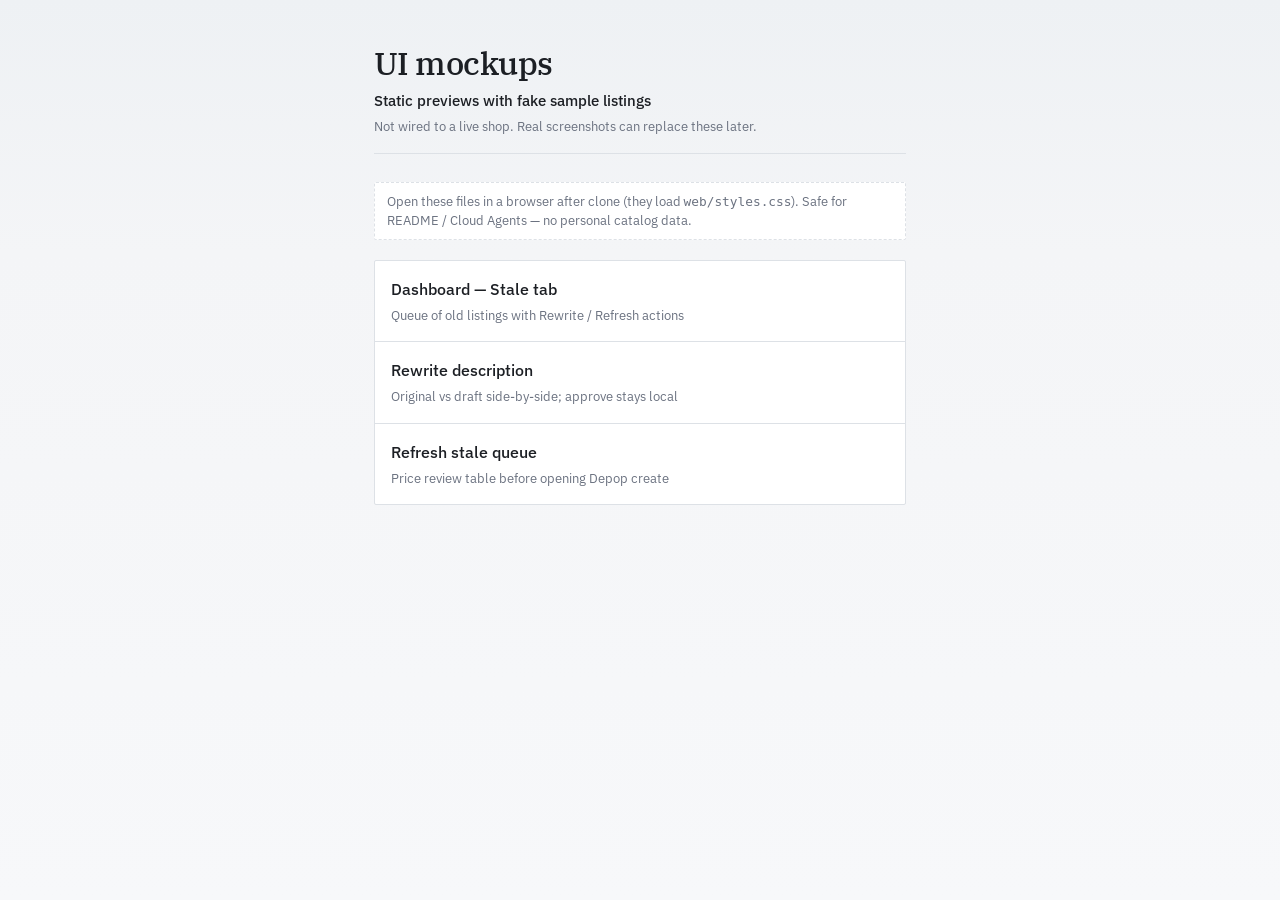
<file: docs/mockups/index.html>
<!DOCTYPE html>
<html lang="en">
<head>
  <meta charset="utf-8" />
  <meta name="viewport" content="width=device-width, initial-scale=1" />
  <title>UI mockups — Depop Store Manager</title>
  <link rel="preconnect" href="https://fonts.googleapis.com" />
  <link rel="preconnect" href="https://fonts.gstatic.com" crossorigin />
  <link href="https://fonts.googleapis.com/css2?family=IBM+Plex+Sans:wght@400;500;600&family=IBM+Plex+Serif:wght@500&display=swap" rel="stylesheet" />
  <link rel="stylesheet" href="../../web/styles.css" />
  <style>
    .mock-banner {
      margin: 0 0 1.25rem;
      padding: 0.55rem 0.75rem;
      font-size: 0.8rem;
      color: var(--muted);
      background: var(--surface);
      border: 1px dashed var(--line);
      border-radius: 2px;
    }
    .mock-nav {
      list-style: none;
      margin: 0;
      padding: 0;
      background: var(--surface);
      border: 1px solid var(--line);
      border-radius: 2px;
    }
    .mock-nav li {
      border-bottom: 1px solid var(--line);
    }
    .mock-nav li:last-child {
      border-bottom: none;
    }
    .mock-nav a {
      display: block;
      padding: 1rem 1.05rem;
      color: var(--ink);
      text-decoration: none;
      font-weight: 500;
    }
    .mock-nav a:hover {
      background: #f7f8fa;
    }
    .mock-nav span {
      display: block;
      margin-top: 0.25rem;
      font-size: 0.84rem;
      font-weight: 400;
      color: var(--muted);
    }
  </style>
</head>
<body>
  <main>
    <header class="page-header">
      <h1 class="brand">UI mockups</h1>
      <p class="subtitle">Static previews with fake sample listings</p>
      <p class="meta">Not wired to a live shop. Real screenshots can replace these later.</p>
    </header>
    <p class="mock-banner">Open these files in a browser after clone (they load <code>web/styles.css</code>). Safe for README / Cloud Agents — no personal catalog data.</p>
    <ul class="mock-nav">
      <li>
        <a href="dashboard-stale.html">Dashboard — Stale tab
          <span>Queue of old listings with Rewrite / Refresh actions</span>
        </a>
      </li>
      <li>
        <a href="rewrite.html">Rewrite description
          <span>Original vs draft side-by-side; approve stays local</span>
        </a>
      </li>
      <li>
        <a href="refresh.html">Refresh stale queue
          <span>Price review table before opening Depop create</span>
        </a>
      </li>
    </ul>
  </main>
</body>
</html>
</file>
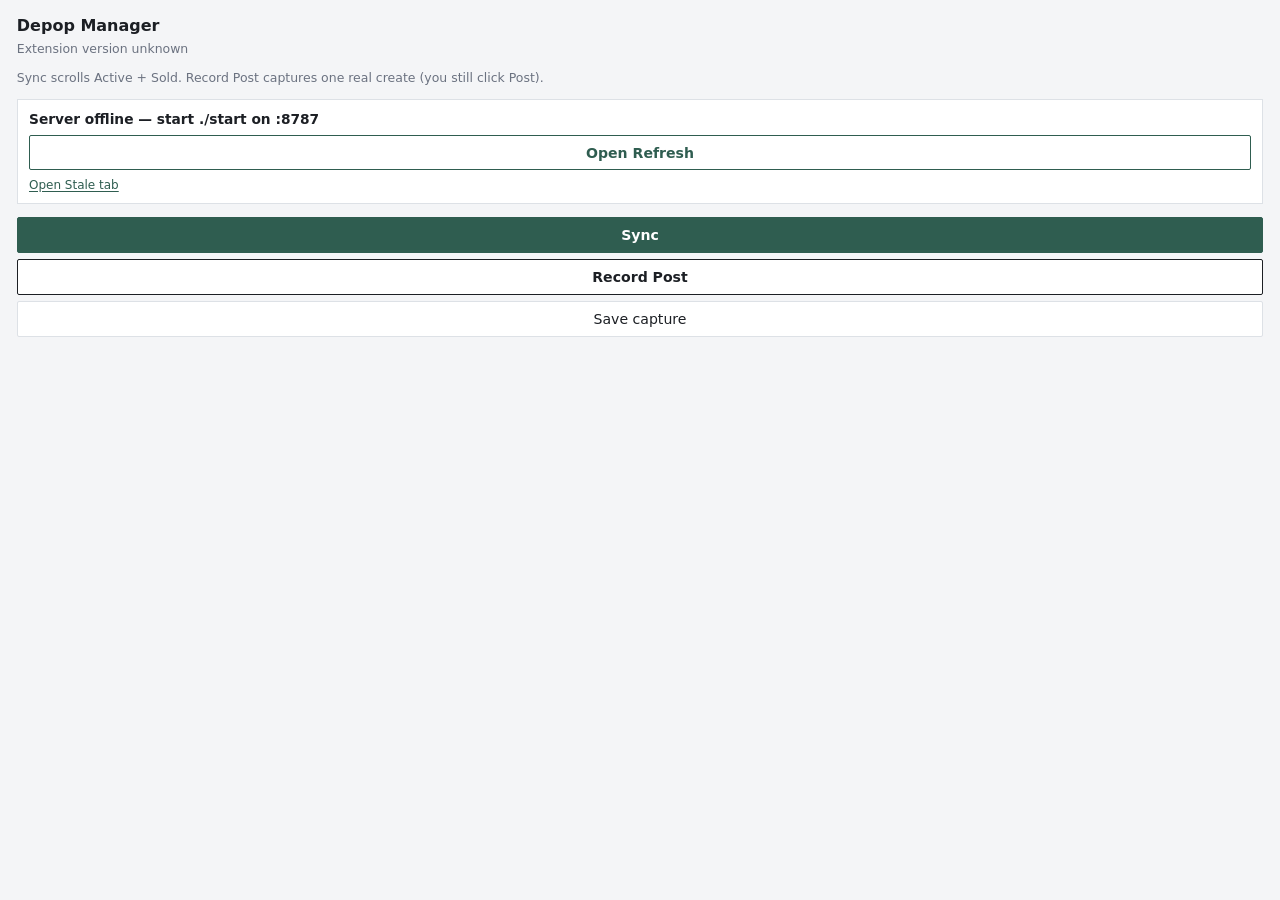
<file: extension/popup.html>
<!DOCTYPE html>
<html lang="en">
<head>
  <meta charset="utf-8" />
  <meta name="viewport" content="width=device-width, initial-scale=1" />
  <title>Depop Manager Sync</title>
  <link rel="stylesheet" href="popup.css" />
</head>
<body>
  <h1>Depop Manager</h1>
  <p id="version" class="hint">Loading…</p>
  <p class="hint">Sync scrolls Active + Sold. Record Post captures one real create (you still click Post).</p>

  <section class="stale-panel" aria-live="polite">
    <p id="stale-summary" class="stale-summary">Checking stale…</p>
    <button type="button" id="open-refresh" class="refresh">Open Refresh</button>
    <p class="stale-links">
      <a id="open-stale" href="http://127.0.0.1:8787/?tab=stale">Open Stale tab</a>
    </p>
  </section>

  <button type="button" id="sync" class="sync">Sync</button>
  <button type="button" id="record" class="record">Record Post</button>
  <button type="button" id="save-record" class="record-save">Save capture</button>
  <p id="status" class="status" role="status"></p>
  <script src="popup.js"></script>
</body>
</html>
</file>
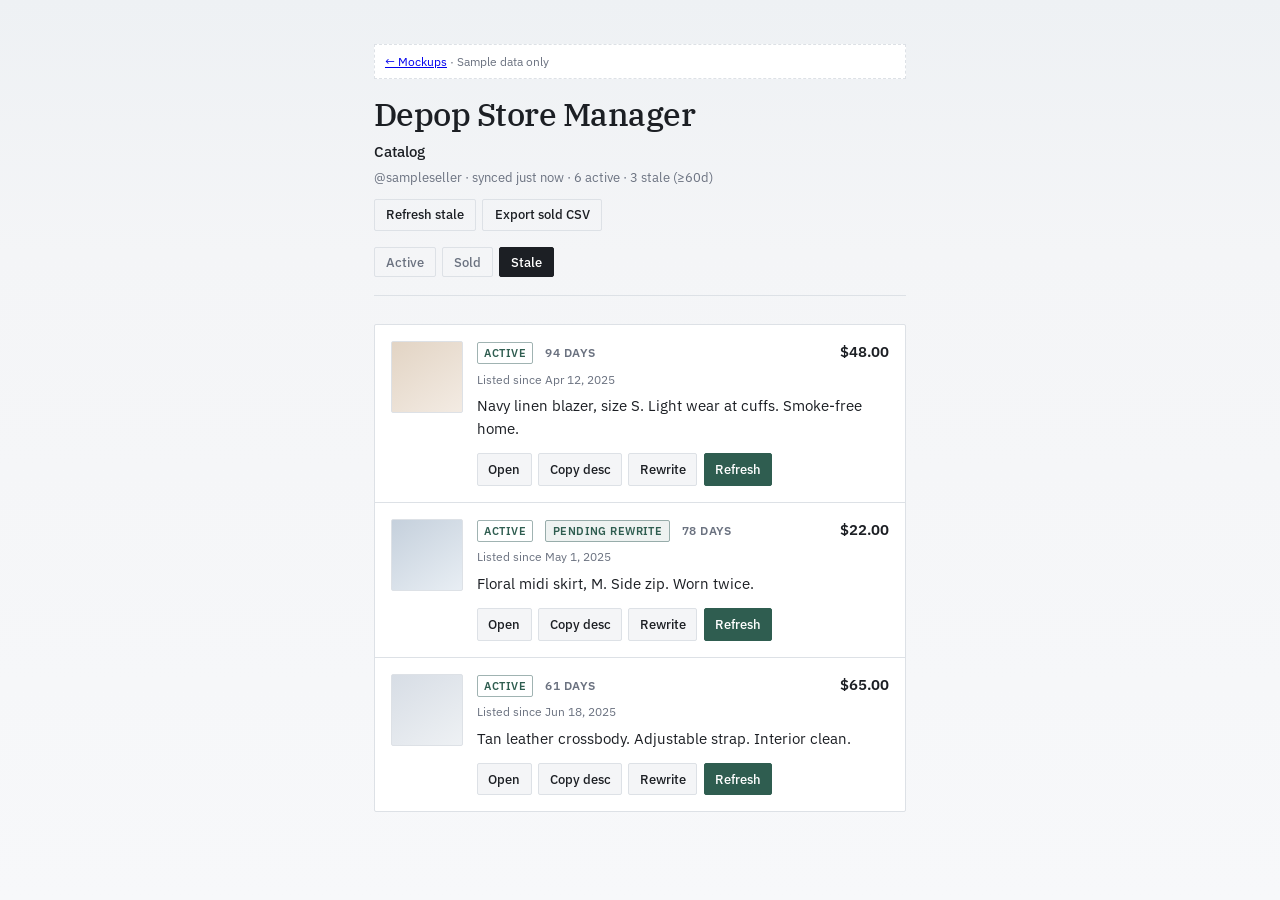
<file: docs/mockups/dashboard-stale.html>
<!DOCTYPE html>
<html lang="en">
<head>
  <meta charset="utf-8" />
  <meta name="viewport" content="width=device-width, initial-scale=1" />
  <title>Mockup — Stale dashboard</title>
  <link rel="preconnect" href="https://fonts.googleapis.com" />
  <link rel="preconnect" href="https://fonts.gstatic.com" crossorigin />
  <link href="https://fonts.googleapis.com/css2?family=IBM+Plex+Sans:wght@400;500;600&family=IBM+Plex+Serif:wght@500&display=swap" rel="stylesheet" />
  <link rel="stylesheet" href="../../web/styles.css" />
  <style>
    .mock-banner {
      margin: 0 0 1rem;
      padding: 0.45rem 0.65rem;
      font-size: 0.78rem;
      color: var(--muted);
      background: var(--surface);
      border: 1px dashed var(--line);
    }
    .thumb-ph {
      width: 4.5rem;
      height: 4.5rem;
      border-radius: 2px;
      border: 1px solid var(--line);
      background: linear-gradient(145deg, #d7dde5, #eef1f4);
    }
    .thumb-ph.warm { background: linear-gradient(145deg, #e2d4c4, #f3ebe3); }
    .thumb-ph.cool { background: linear-gradient(145deg, #c5d0dc, #e8eef4); }
  </style>
</head>
<body>
  <main>
    <p class="mock-banner"><a href="index.html">← Mockups</a> · Sample data only</p>
    <header class="page-header">
      <h1 class="brand">Depop Store Manager</h1>
      <p class="subtitle">Catalog</p>
      <p class="meta">@sampleseller · synced just now · 6 active · 3 stale (≥60d)</p>
      <div class="header-actions">
        <a class="export-btn" href="refresh.html">Refresh stale</a>
        <span class="export-btn" aria-disabled="true">Export sold CSV</span>
      </div>
      <div class="tabs" role="tablist" aria-label="Catalog filter">
        <button type="button" class="tab" role="tab" aria-selected="false">Active</button>
        <button type="button" class="tab" role="tab" aria-selected="false">Sold</button>
        <button type="button" class="tab" role="tab" aria-selected="true">Stale</button>
      </div>
    </header>
    <ul class="queue">
      <li class="row has-thumb">
        <div class="thumb-ph warm" aria-hidden="true"></div>
        <div class="row-body">
          <div class="row-top">
            <span class="badge" data-status="active">active</span>
            <span class="age">94 days</span>
            <span class="price">$48.00</span>
          </div>
          <p class="listed-since">Listed since Apr 12, 2025</p>
          <p class="desc">Navy linen blazer, size S. Light wear at cuffs. Smoke-free home.</p>
          <div class="actions">
            <button type="button">Open</button>
            <button type="button">Copy desc</button>
            <button type="button">Rewrite</button>
            <a class="primary" href="refresh.html">Refresh</a>
          </div>
        </div>
      </li>
      <li class="row has-thumb">
        <div class="thumb-ph cool" aria-hidden="true"></div>
        <div class="row-body">
          <div class="row-top">
            <span class="badge" data-status="active">active</span>
            <span class="badge pending">pending rewrite</span>
            <span class="age">78 days</span>
            <span class="price">$22.00</span>
          </div>
          <p class="listed-since">Listed since May 1, 2025</p>
          <p class="desc">Floral midi skirt, M. Side zip. Worn twice.</p>
          <div class="actions">
            <button type="button">Open</button>
            <button type="button">Copy desc</button>
            <a href="rewrite.html">Rewrite</a>
            <a class="primary" href="refresh.html">Refresh</a>
          </div>
        </div>
      </li>
      <li class="row has-thumb">
        <div class="thumb-ph" aria-hidden="true"></div>
        <div class="row-body">
          <div class="row-top">
            <span class="badge" data-status="active">active</span>
            <span class="age">61 days</span>
            <span class="price">$65.00</span>
          </div>
          <p class="listed-since">Listed since Jun 18, 2025</p>
          <p class="desc">Tan leather crossbody. Adjustable strap. Interior clean.</p>
          <div class="actions">
            <button type="button">Open</button>
            <button type="button">Copy desc</button>
            <button type="button">Rewrite</button>
            <a class="primary" href="refresh.html">Refresh</a>
          </div>
        </div>
      </li>
    </ul>
  </main>
</body>
</html>
</file>
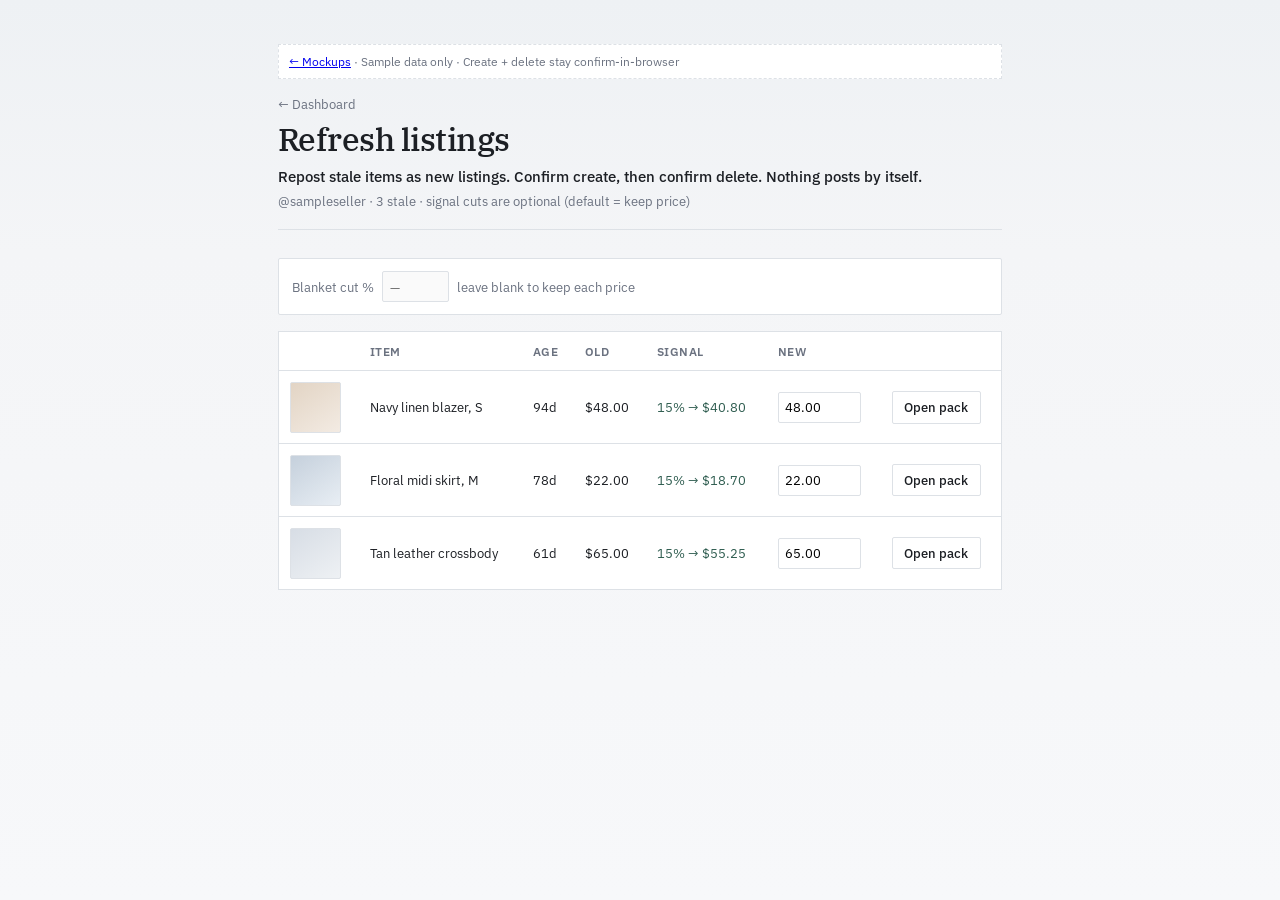
<file: docs/mockups/refresh.html>
<!DOCTYPE html>
<html lang="en">
<head>
  <meta charset="utf-8" />
  <meta name="viewport" content="width=device-width, initial-scale=1" />
  <title>Mockup — Refresh stale</title>
  <link rel="preconnect" href="https://fonts.googleapis.com" />
  <link rel="preconnect" href="https://fonts.gstatic.com" crossorigin />
  <link href="https://fonts.googleapis.com/css2?family=IBM+Plex+Sans:wght@400;500;600&family=IBM+Plex+Serif:wght@500&display=swap" rel="stylesheet" />
  <link rel="stylesheet" href="../../web/styles.css" />
  <link rel="stylesheet" href="../../web/refresh.css" />
  <style>
    .mock-banner {
      margin: 0 0 1rem;
      padding: 0.45rem 0.65rem;
      font-size: 0.78rem;
      color: var(--muted);
      background: var(--surface);
      border: 1px dashed var(--line);
    }
    .thumb-ph {
      width: 3.2rem;
      height: 3.2rem;
      border-radius: 2px;
      border: 1px solid var(--line);
      background: linear-gradient(145deg, #d7dde5, #eef1f4);
      display: inline-block;
      vertical-align: middle;
    }
    .thumb-ph.warm { background: linear-gradient(145deg, #e2d4c4, #f3ebe3); }
    .thumb-ph.cool { background: linear-gradient(145deg, #c5d0dc, #e8eef4); }
  </style>
</head>
<body>
  <main class="refresh-page">
    <p class="mock-banner"><a href="index.html">← Mockups</a> · Sample data only · Create + delete stay confirm-in-browser</p>
    <header class="page-header">
      <p class="eyebrow"><a href="dashboard-stale.html">← Dashboard</a></p>
      <h1 class="brand">Refresh listings</h1>
      <p class="subtitle">Repost stale items as new listings. Confirm create, then confirm delete. Nothing posts by itself.</p>
      <p class="meta">@sampleseller · 3 stale · signal cuts are optional (default = keep price)</p>
    </header>

    <div class="blanket">
      <label for="blanket-pct">Blanket cut %</label>
      <input id="blanket-pct" type="text" value="" placeholder="—" disabled />
      <span class="keep">leave blank to keep each price</span>
    </div>

    <table class="price-table">
      <thead>
        <tr>
          <th></th>
          <th>Item</th>
          <th>Age</th>
          <th>Old</th>
          <th>Signal</th>
          <th>New</th>
          <th></th>
        </tr>
      </thead>
      <tbody>
        <tr>
          <td><span class="thumb-ph warm" aria-hidden="true"></span></td>
          <td>Navy linen blazer, S</td>
          <td>94d</td>
          <td>$48.00</td>
          <td class="cut">15% → $40.80</td>
          <td><input type="text" value="48.00" readonly /></td>
          <td><a class="export-btn" href="#">Open pack</a></td>
        </tr>
        <tr>
          <td><span class="thumb-ph cool" aria-hidden="true"></span></td>
          <td>Floral midi skirt, M</td>
          <td>78d</td>
          <td>$22.00</td>
          <td class="cut">15% → $18.70</td>
          <td><input type="text" value="22.00" readonly /></td>
          <td><a class="export-btn" href="#">Open pack</a></td>
        </tr>
        <tr>
          <td><span class="thumb-ph" aria-hidden="true"></span></td>
          <td>Tan leather crossbody</td>
          <td>61d</td>
          <td>$65.00</td>
          <td class="cut">15% → $55.25</td>
          <td><input type="text" value="65.00" readonly /></td>
          <td><a class="export-btn" href="#">Open pack</a></td>
        </tr>
      </tbody>
    </table>
  </main>
</body>
</html>
</file>
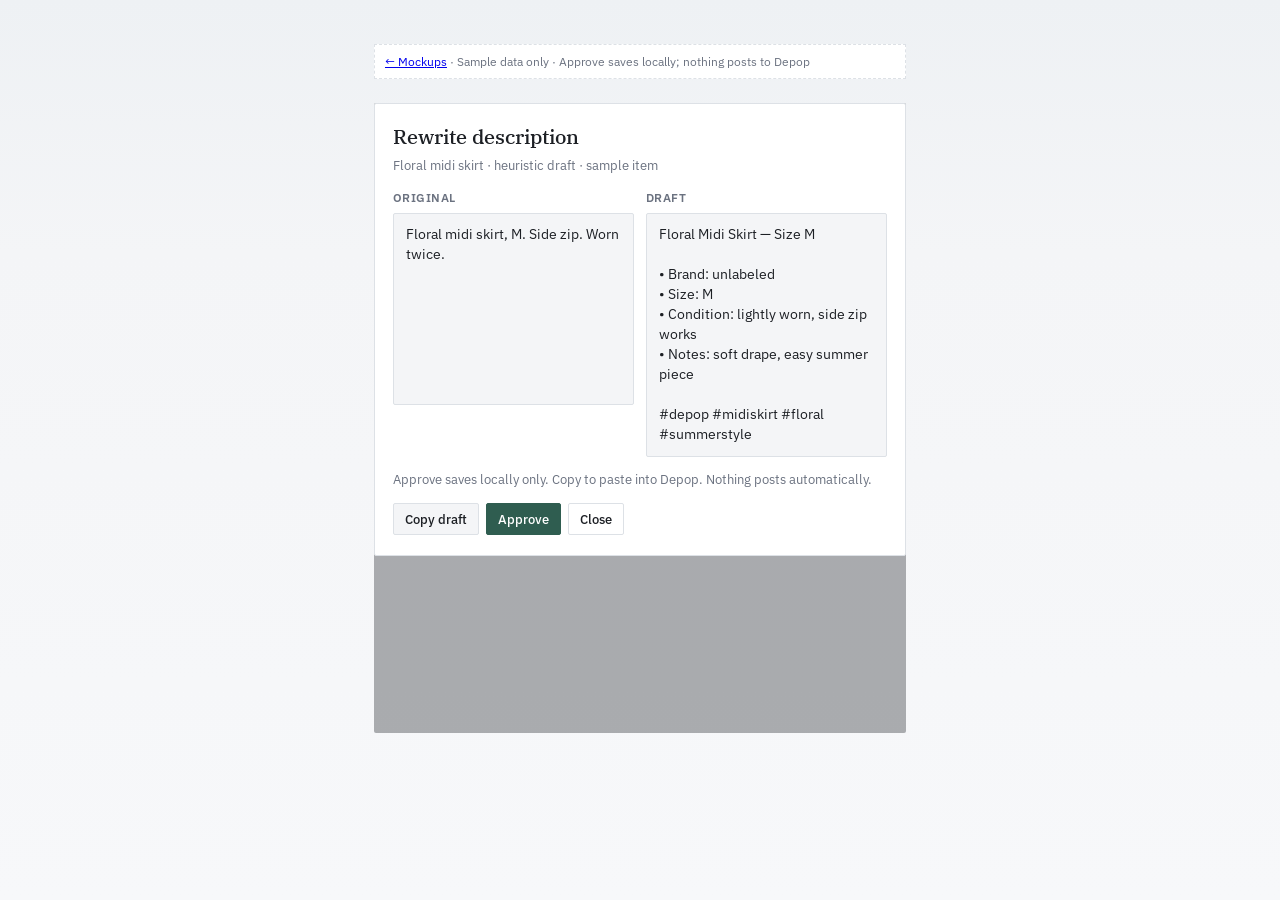
<file: docs/mockups/rewrite.html>
<!DOCTYPE html>
<html lang="en">
<head>
  <meta charset="utf-8" />
  <meta name="viewport" content="width=device-width, initial-scale=1" />
  <title>Mockup — Rewrite description</title>
  <link rel="preconnect" href="https://fonts.googleapis.com" />
  <link rel="preconnect" href="https://fonts.gstatic.com" crossorigin />
  <link href="https://fonts.googleapis.com/css2?family=IBM+Plex+Sans:wght@400;500;600&family=IBM+Plex+Serif:wght@500&display=swap" rel="stylesheet" />
  <link rel="stylesheet" href="../../web/styles.css" />
  <style>
    .mock-banner {
      margin: 0 0 1rem;
      padding: 0.45rem 0.65rem;
      font-size: 0.78rem;
      color: var(--muted);
      background: var(--surface);
      border: 1px dashed var(--line);
    }
    .mock-stage {
      position: relative;
      min-height: 70vh;
    }
    .mock-stage::before {
      content: "";
      position: absolute;
      inset: 0;
      background: color-mix(in srgb, var(--ink) 35%, transparent);
      border-radius: 2px;
      pointer-events: none;
    }
    .rewrite-panel.mock-open {
      position: relative;
      z-index: 1;
      margin: 1.5rem auto;
      max-width: 52rem;
      background: var(--surface);
      border: 1px solid var(--line);
      border-radius: 2px;
      padding: 1.1rem 1.15rem 1.2rem;
      display: flex;
      flex-direction: column;
      gap: 0.85rem;
    }
  </style>
</head>
<body>
  <main>
    <p class="mock-banner"><a href="index.html">← Mockups</a> · Sample data only · Approve saves locally; nothing posts to Depop</p>
    <div class="mock-stage">
      <form class="rewrite-panel mock-open" onsubmit="return false;">
        <header class="rewrite-header">
          <h2>Rewrite description</h2>
          <p class="rewrite-meta">Floral midi skirt · heuristic draft · sample item</p>
        </header>
        <div class="rewrite-cols">
          <section>
            <h3>Original</h3>
            <pre class="rewrite-text">Floral midi skirt, M. Side zip. Worn twice.</pre>
          </section>
          <section>
            <h3>Draft</h3>
            <pre class="rewrite-text">Floral Midi Skirt — Size M

• Brand: unlabeled
• Size: M
• Condition: lightly worn, side zip works
• Notes: soft drape, easy summer piece

#depop #midiskirt #floral #summerstyle</pre>
          </section>
        </div>
        <p class="rewrite-note">Approve saves locally only. Copy to paste into Depop. Nothing posts automatically.</p>
        <div class="rewrite-actions">
          <button type="button">Copy draft</button>
          <button type="button" class="primary">Approve</button>
          <a class="export-btn" href="dashboard-stale.html">Close</a>
        </div>
      </form>
    </div>
  </main>
</body>
</html>
</file>
<file: web/styles.css>
:root {
  --bg: #f4f5f7;
  --ink: #1c1f24;
  --muted: #6b7280;
  --accent: #2f5d50;
  --line: #dde1e6;
  --ok: #2f5d50;
  --danger: #a33b3b;
  --surface: #ffffff;
}

* {
  box-sizing: border-box;
}

body {
  margin: 0;
  min-height: 100vh;
  font-family: "IBM Plex Sans", system-ui, sans-serif;
  color: var(--ink);
  background:
    linear-gradient(180deg, #eef1f4 0%, var(--bg) 28%, #f7f8fa 100%);
  line-height: 1.5;
}

main {
  max-width: 36rem;
  margin: 0 auto;
  padding: 2.75rem 1.35rem 3.5rem;
}

.page-header {
  margin-bottom: 1.75rem;
  padding-bottom: 1.1rem;
  border-bottom: 1px solid var(--line);
  animation: fade 0.35s ease-out both;
}

.brand {
  margin: 0;
  font-family: "IBM Plex Serif", Georgia, serif;
  font-weight: 500;
  font-size: clamp(1.7rem, 4vw, 2rem);
  letter-spacing: -0.015em;
  line-height: 1.2;
  color: var(--ink);
}

.subtitle {
  margin: 0.4rem 0 0.25rem;
  font-size: 0.95rem;
  font-weight: 500;
  color: var(--ink);
}

.meta {
  margin: 0;
  color: var(--muted);
  font-size: 0.84rem;
}

.header-actions {
  margin-top: 0.75rem;
  display: flex;
  flex-wrap: wrap;
  gap: 0.4rem;
}

.export-btn {
  display: inline-block;
  font-size: 0.8rem;
  font-weight: 500;
  padding: 0.35rem 0.7rem;
  border: 1px solid var(--line);
  border-radius: 2px;
  background: transparent;
  color: var(--ink);
  text-decoration: none;
  transition: border-color 0.12s ease, background 0.12s ease;
}

.export-btn:hover {
  border-color: #b8c0ca;
  background: var(--surface);
}

.tabs {
  display: flex;
  gap: 0.35rem;
  margin-top: 1rem;
}

.tab {
  appearance: none;
  font-family: inherit;
  font-size: 0.8rem;
  font-weight: 500;
  padding: 0.35rem 0.7rem;
  border: 1px solid var(--line);
  border-radius: 2px;
  background: transparent;
  color: var(--muted);
  cursor: pointer;
  transition: border-color 0.12s ease, background 0.12s ease, color 0.12s ease;
}

.tab:hover {
  border-color: #b8c0ca;
  color: var(--ink);
}

.tab[aria-selected="true"] {
  background: var(--ink);
  border-color: var(--ink);
  color: #fff;
}

.status {
  margin: 0 0 1rem;
  padding: 0.5rem 0.65rem;
  background: var(--surface);
  border: 1px solid var(--line);
  border-radius: 2px;
  font-size: 0.84rem;
}

.status[data-kind="error"] {
  color: var(--danger);
  border-color: color-mix(in srgb, var(--danger) 40%, var(--line));
}

.status[data-kind="ok"] {
  color: var(--ok);
  border-color: color-mix(in srgb, var(--ok) 40%, var(--line));
}

.queue {
  list-style: none;
  margin: 0;
  padding: 0;
  background: var(--surface);
  border: 1px solid var(--line);
  border-radius: 2px;
}

.row {
  padding: 1rem 1.05rem;
  border-bottom: 1px solid var(--line);
  animation: fade 0.35s ease-out both;
}

.row.has-thumb {
  display: grid;
  grid-template-columns: 4.5rem 1fr;
  gap: 0.85rem;
  align-items: start;
}

.row:last-child {
  border-bottom: none;
}

.thumb {
  width: 4.5rem;
  height: 4.5rem;
  object-fit: cover;
  border-radius: 2px;
  border: 1px solid var(--line);
  background: #eef1f4;
}

.row-body {
  min-width: 0;
}

.row-top {
  display: flex;
  flex-wrap: wrap;
  align-items: baseline;
  justify-content: flex-start;
  gap: 0.35rem 0.75rem;
  margin-bottom: 0.35rem;
}

.row-top .price {
  margin-left: auto;
}

.badge {
  font-size: 0.68rem;
  font-weight: 600;
  letter-spacing: 0.04em;
  text-transform: uppercase;
  padding: 0.12rem 0.4rem;
  border: 1px solid var(--line);
  border-radius: 2px;
  color: var(--muted);
}

.badge[data-status="active"] {
  color: var(--accent);
  border-color: color-mix(in srgb, var(--accent) 35%, var(--line));
}

.badge[data-status="sold"] {
  color: var(--ink);
  border-color: var(--line);
  background: #eef1f4;
}

.badge[data-status="gone"] {
  color: var(--danger);
  border-color: color-mix(in srgb, var(--danger) 35%, var(--line));
}

.badge.refresh {
  color: var(--ink);
  border-color: #b8c0ca;
  background: #eef1f4;
}

.badge.pending {
  color: var(--accent);
  border-color: color-mix(in srgb, var(--accent) 40%, var(--line));
  background: color-mix(in srgb, var(--accent) 8%, #fff);
}

.age {
  font-size: 0.72rem;
  font-weight: 600;
  letter-spacing: 0.04em;
  text-transform: uppercase;
  color: var(--muted);
}

.price {
  font-size: 0.92rem;
  font-weight: 600;
  font-variant-numeric: tabular-nums;
  color: var(--ink);
}

.listed-since {
  margin: 0 0 0.35rem;
  font-size: 0.78rem;
  color: var(--muted);
}

.desc {
  margin: 0 0 0.85rem;
  color: var(--ink);
  font-size: 0.95rem;
  font-weight: 400;
}

.actions {
  display: flex;
  flex-wrap: wrap;
  gap: 0.4rem;
}

.actions button,
.actions a {
  appearance: none;
  font-family: inherit;
  font-size: 0.8rem;
  font-weight: 500;
  padding: 0.35rem 0.65rem;
  border: 1px solid var(--line);
  border-radius: 2px;
  background: var(--bg);
  color: var(--ink);
  text-decoration: none;
  cursor: pointer;
  transition: border-color 0.12s ease, background 0.12s ease;
}

.actions button:hover,
.actions a:hover {
  border-color: #b8c0ca;
  background: #fff;
}

.actions a.primary {
  background: var(--accent);
  border-color: var(--accent);
  color: #fff;
}

.actions a.primary:hover {
  background: #274e43;
  border-color: #274e43;
  color: #fff;
}

.empty {
  margin: 0;
  padding: 1.5rem 1.05rem;
  color: var(--muted);
  font-size: 0.95rem;
}

.rewrite-dialog {
  width: min(52rem, calc(100vw - 1.5rem));
  max-height: calc(100vh - 2rem);
  padding: 0;
  border: 1px solid var(--line);
  border-radius: 2px;
  background: var(--surface);
  color: var(--ink);
}

.rewrite-dialog::backdrop {
  background: color-mix(in srgb, var(--ink) 35%, transparent);
}

.rewrite-panel {
  margin: 0;
  padding: 1.1rem 1.15rem 1.2rem;
  display: flex;
  flex-direction: column;
  gap: 0.85rem;
}

.rewrite-header h2 {
  margin: 0;
  font-family: "IBM Plex Serif", Georgia, serif;
  font-weight: 500;
  font-size: 1.25rem;
}

.rewrite-meta {
  margin: 0.3rem 0 0;
  font-size: 0.8rem;
  color: var(--muted);
}

.rewrite-cols {
  display: grid;
  grid-template-columns: 1fr 1fr;
  gap: 0.75rem;
}

.rewrite-cols h3 {
  margin: 0 0 0.35rem;
  font-size: 0.75rem;
  font-weight: 600;
  letter-spacing: 0.04em;
  text-transform: uppercase;
  color: var(--muted);
}

.rewrite-text {
  margin: 0;
  padding: 0.7rem 0.75rem;
  min-height: 12rem;
  max-height: 40vh;
  overflow: auto;
  white-space: pre-wrap;
  word-break: break-word;
  font-family: "IBM Plex Sans", system-ui, sans-serif;
  font-size: 0.86rem;
  line-height: 1.45;
  background: var(--bg);
  border: 1px solid var(--line);
  border-radius: 2px;
}

.rewrite-note {
  margin: 0;
  font-size: 0.8rem;
  color: var(--muted);
}

.rewrite-actions {
  display: flex;
  flex-wrap: wrap;
  gap: 0.4rem;
}

.rewrite-actions button {
  appearance: none;
  font-family: inherit;
  font-size: 0.8rem;
  font-weight: 500;
  padding: 0.4rem 0.7rem;
  border: 1px solid var(--line);
  border-radius: 2px;
  background: var(--bg);
  color: var(--ink);
  cursor: pointer;
}

.rewrite-actions button:disabled {
  opacity: 0.5;
  cursor: not-allowed;
}

.rewrite-actions button.primary {
  background: var(--accent);
  border-color: var(--accent);
  color: #fff;
}

.rewrite-actions button.primary:hover:not(:disabled) {
  background: #274e43;
  border-color: #274e43;
}

@keyframes fade {
  from { opacity: 0; }
  to { opacity: 1; }
}

@media (max-width: 640px) {
  .rewrite-cols {
    grid-template-columns: 1fr;
  }

  .rewrite-text {
    max-height: 28vh;
  }
}

@media (prefers-reduced-motion: reduce) {
  .page-header,
  .row {
    animation: none;
  }
}
</file>
<file: extension/popup.css>
:root {
  --ink: #1c1f24;
  --muted: #6b7280;
  --accent: #2f5d50;
  --danger: #a33b3b;
  --line: #dde1e6;
  --bg: #f4f5f7;
}

* {
  box-sizing: border-box;
}

body {
  margin: 0;
  min-width: 240px;
  padding: 1rem 1.05rem 1.1rem;
  font-family: "IBM Plex Sans", system-ui, sans-serif;
  color: var(--ink);
  background: var(--bg);
}

h1 {
  margin: 0;
  font-size: 1rem;
  font-weight: 600;
}

.hint {
  margin: 0.35rem 0 0.9rem;
  font-size: 0.78rem;
  color: var(--muted);
}

.stale-panel {
  margin: 0 0 0.85rem;
  padding: 0.65rem 0.7rem 0.7rem;
  border: 1px solid var(--line);
  background: #fff;
}

.stale-summary {
  margin: 0 0 0.5rem;
  font-size: 0.86rem;
  font-weight: 600;
  color: var(--ink);
}

.stale-links {
  margin: 0.45rem 0 0;
  font-size: 0.75rem;
}

.stale-links a {
  color: var(--accent);
  text-decoration: underline;
  text-underline-offset: 2px;
}

.refresh {
  appearance: none;
  width: 100%;
  font-family: inherit;
  font-size: 0.88rem;
  font-weight: 600;
  padding: 0.55rem 0.75rem;
  border: 1px solid var(--accent);
  border-radius: 2px;
  background: #fff;
  color: var(--accent);
  cursor: pointer;
}

.refresh:hover:not(:disabled) {
  background: #eef4f2;
}

.refresh:disabled {
  opacity: 0.65;
  cursor: wait;
}

.sync {
  appearance: none;
  width: 100%;
  font-family: inherit;
  font-size: 0.88rem;
  font-weight: 600;
  padding: 0.55rem 0.75rem;
  border: 1px solid var(--accent);
  border-radius: 2px;
  background: var(--accent);
  color: #fff;
  cursor: pointer;
}

.sync:hover:not(:disabled) {
  background: #274e43;
  border-color: #274e43;
}

.sync:disabled {
  opacity: 0.65;
  cursor: wait;
}

.record,
.record-save {
  appearance: none;
  width: 100%;
  margin-top: 0.4rem;
  font-family: inherit;
  font-size: 0.88rem;
  font-weight: 600;
  padding: 0.55rem 0.75rem;
  border: 1px solid var(--ink);
  border-radius: 2px;
  background: #fff;
  color: var(--ink);
  cursor: pointer;
}

.record-save {
  font-weight: 500;
  border-color: var(--line);
}

.status {
  margin: 0.75rem 0 0;
  min-height: 1.2em;
  font-size: 0.78rem;
  color: var(--muted);
  white-space: pre-wrap;
}

.status[data-kind="ok"] {
  color: var(--accent);
}

.status[data-kind="error"] {
  color: var(--danger);
}
</file>
<file: web/refresh.css>
.refresh-page {
  max-width: 48rem;
}

.eyebrow {
  margin: 0 0 0.35rem;
  font-size: 0.8rem;
}

.eyebrow a {
  color: var(--muted);
  text-decoration: none;
}

.eyebrow a:hover {
  color: var(--ink);
}

.blanket {
  display: flex;
  flex-wrap: wrap;
  gap: 0.5rem;
  align-items: center;
  margin: 0 0 1rem;
  padding: 0.75rem 0.85rem;
  background: var(--surface);
  border: 1px solid var(--line);
  border-radius: 2px;
  font-size: 0.84rem;
}

.blanket label {
  color: var(--muted);
}

.blanket input {
  width: 4.2rem;
  font: inherit;
  padding: 0.28rem 0.4rem;
  border: 1px solid var(--line);
  border-radius: 2px;
}

.price-table {
  width: 100%;
  border-collapse: collapse;
  background: var(--surface);
  border: 1px solid var(--line);
  border-radius: 2px;
  font-size: 0.84rem;
}

.price-table th,
.price-table td {
  text-align: left;
  padding: 0.65rem 0.7rem;
  border-bottom: 1px solid var(--line);
  vertical-align: middle;
}

.price-table th {
  font-size: 0.72rem;
  font-weight: 600;
  letter-spacing: 0.04em;
  text-transform: uppercase;
  color: var(--muted);
}

.price-table tr:last-child td {
  border-bottom: none;
}

.price-table .thumb {
  width: 3.2rem;
  height: 3.2rem;
}

.price-table input[type="text"] {
  width: 5.2rem;
  font: inherit;
  font-variant-numeric: tabular-nums;
  padding: 0.28rem 0.4rem;
  border: 1px solid var(--line);
  border-radius: 2px;
}

.cut {
  color: var(--accent);
  font-variant-numeric: tabular-nums;
}

.keep {
  color: var(--muted);
}

.pack {
  display: grid;
  gap: 1.1rem;
}

.photos {
  display: flex;
  flex-wrap: wrap;
  gap: 0.45rem;
}

.photos a {
  display: block;
}

.photos img {
  width: 5.5rem;
  height: 5.5rem;
  object-fit: cover;
  border: 1px solid var(--line);
  border-radius: 2px;
  background: #eef1f4;
}

.copy-block {
  margin: 0;
  padding: 0.85rem 0.95rem;
  background: var(--surface);
  border: 1px solid var(--line);
  border-radius: 2px;
  white-space: pre-wrap;
  font-family: inherit;
  font-size: 0.92rem;
}

.price-card {
  padding: 0.85rem 0.95rem;
  background: var(--surface);
  border: 1px solid var(--line);
  border-radius: 2px;
}

.price-card h2,
.pack h2 {
  margin: 0 0 0.35rem;
  font-family: "IBM Plex Serif", Georgia, serif;
  font-weight: 500;
  font-size: 1.15rem;
}

.price-row {
  display: flex;
  flex-wrap: wrap;
  gap: 0.75rem 1.25rem;
  margin: 0.65rem 0;
  font-variant-numeric: tabular-nums;
}

.price-row span strong {
  display: block;
  font-size: 0.72rem;
  letter-spacing: 0.04em;
  text-transform: uppercase;
  color: var(--muted);
  font-weight: 600;
}

.reason {
  margin: 0 0 0.75rem;
  color: var(--muted);
  font-size: 0.84rem;
}

.pack-actions,
.step-actions {
  display: flex;
  flex-wrap: wrap;
  gap: 0.4rem;
}

.pack-actions button,
.pack-actions a,
.step-actions button,
.step-actions a,
.blanket button {
  appearance: none;
  font-family: inherit;
  font-size: 0.8rem;
  font-weight: 500;
  padding: 0.35rem 0.65rem;
  border: 1px solid var(--line);
  border-radius: 2px;
  background: var(--bg);
  color: var(--ink);
  text-decoration: none;
  cursor: pointer;
}

.pack-actions a.primary,
.step-actions button.primary,
.blanket button {
  background: var(--accent);
  border-color: var(--accent);
  color: #fff;
}

.steps {
  margin: 0;
  padding: 0 0 0 1.15rem;
  color: var(--ink);
  font-size: 0.92rem;
}

.steps li {
  margin: 0 0 0.85rem;
}

.steps input[type="url"],
.steps input[type="text"] {
  width: min(28rem, 100%);
  font: inherit;
  margin: 0.35rem 0;
  padding: 0.35rem 0.5rem;
  border: 1px solid var(--line);
  border-radius: 2px;
}

.empty-refresh {
  padding: 1.5rem 1.05rem;
  background: var(--surface);
  border: 1px solid var(--line);
  color: var(--muted);
}
</file>
